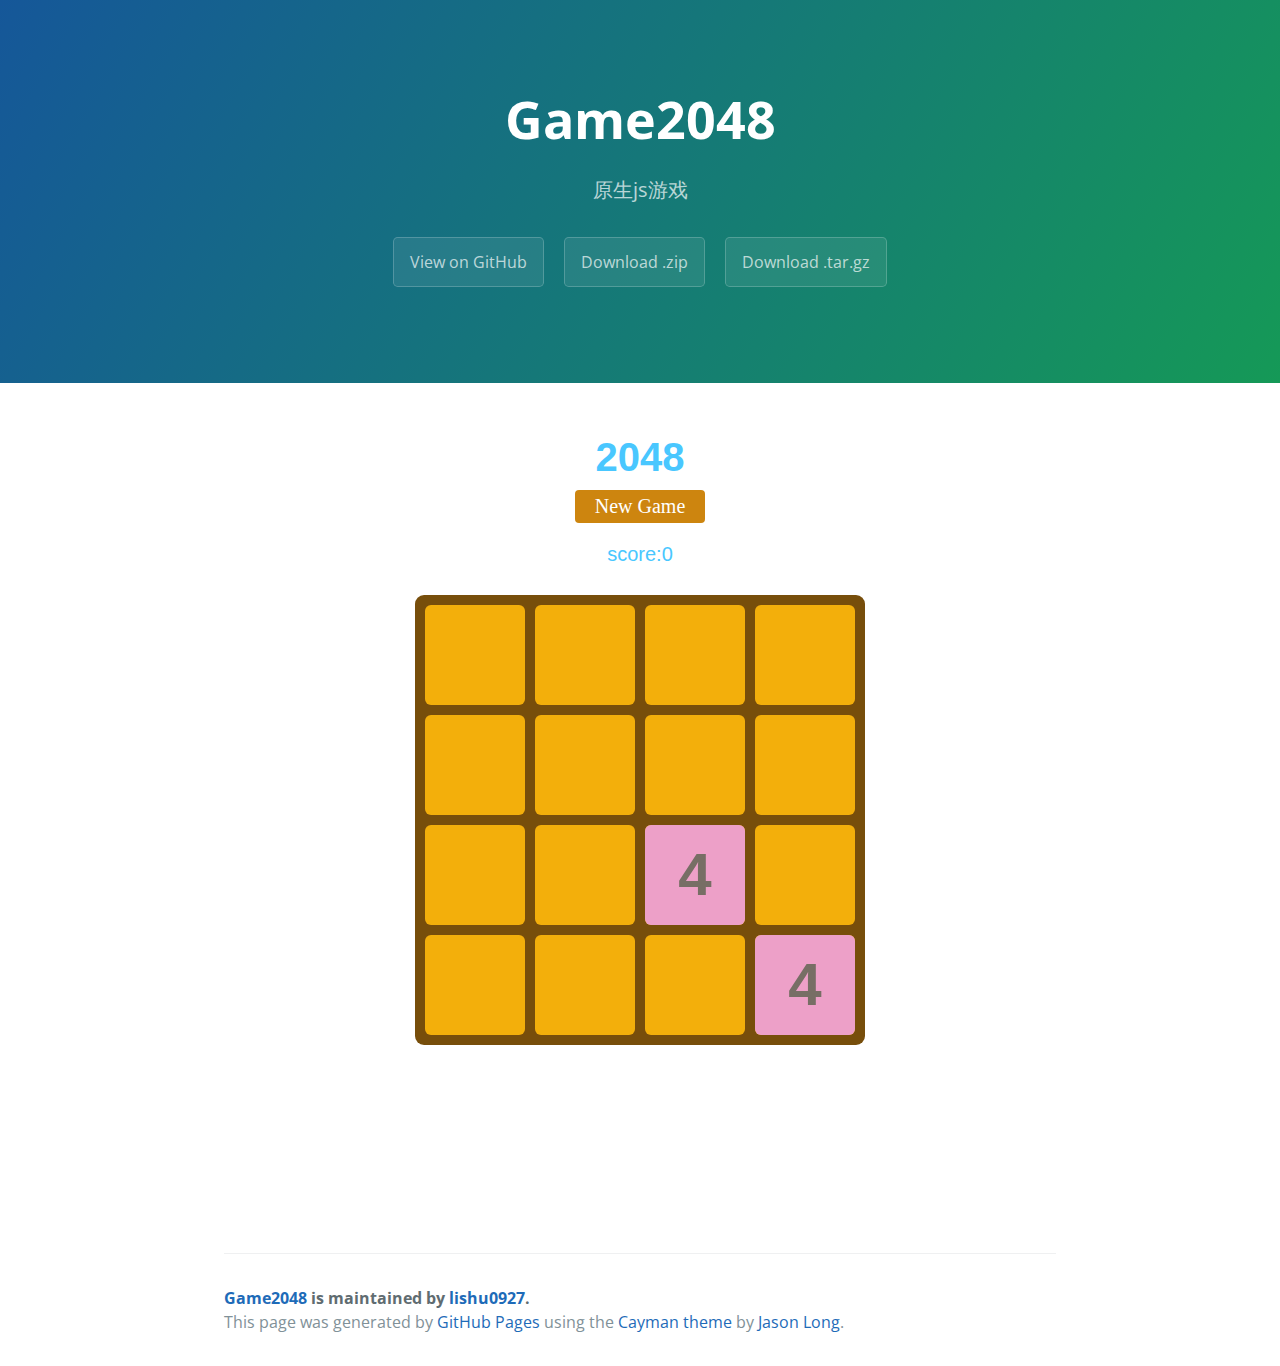
<file: index.html>
<!DOCTYPE html>
<html lang="en-us">
  <head>
    <meta charset="UTF-8">
    <title>Game2048 by lishu0927</title>
    <meta name="viewport" content="width=device-width, initial-scale=1">
    <link rel="stylesheet" type="text/css" href="stylesheets/normalize.css" media="screen">
    <link href='https://fonts.googleapis.com/css?family=Open+Sans:400,700' rel='stylesheet' type='text/css'>
    <link rel="stylesheet" type="text/css" href="stylesheets/stylesheet.css" media="screen">
    <link rel="stylesheet" type="text/css" href="stylesheets/github-light.css" media="screen">
  </head>
  <body>
    <section class="page-header">
      <h1 class="project-name">Game2048</h1>
      <h2 class="project-tagline">原生js游戏</h2>
      <a href="https://github.com/lishu0927/game2048" class="btn">View on GitHub</a>
      <a href="https://github.com/lishu0927/game2048/zipball/master" class="btn">Download .zip</a>
      <a href="https://github.com/lishu0927/game2048/tarball/master" class="btn">Download .tar.gz</a>
    </section>

    <section class="main-content">
      <iframe src="2048.html" width="100%" height="800px" frameborder="0" scrolling="no"></iframe>
      <footer class="site-footer">
        <span class="site-footer-owner"><a href="https://github.com/lishu0927/game2048">Game2048</a> is maintained by <a href="https://github.com/lishu0927">lishu0927</a>.</span>

        <span class="site-footer-credits">This page was generated by <a href="https://pages.github.com">GitHub Pages</a> using the <a href="https://github.com/jasonlong/cayman-theme">Cayman theme</a> by <a href="https://twitter.com/jasonlong">Jason Long</a>.</span>
      </footer>

    </section>

  
  </body>
</html>
</file>
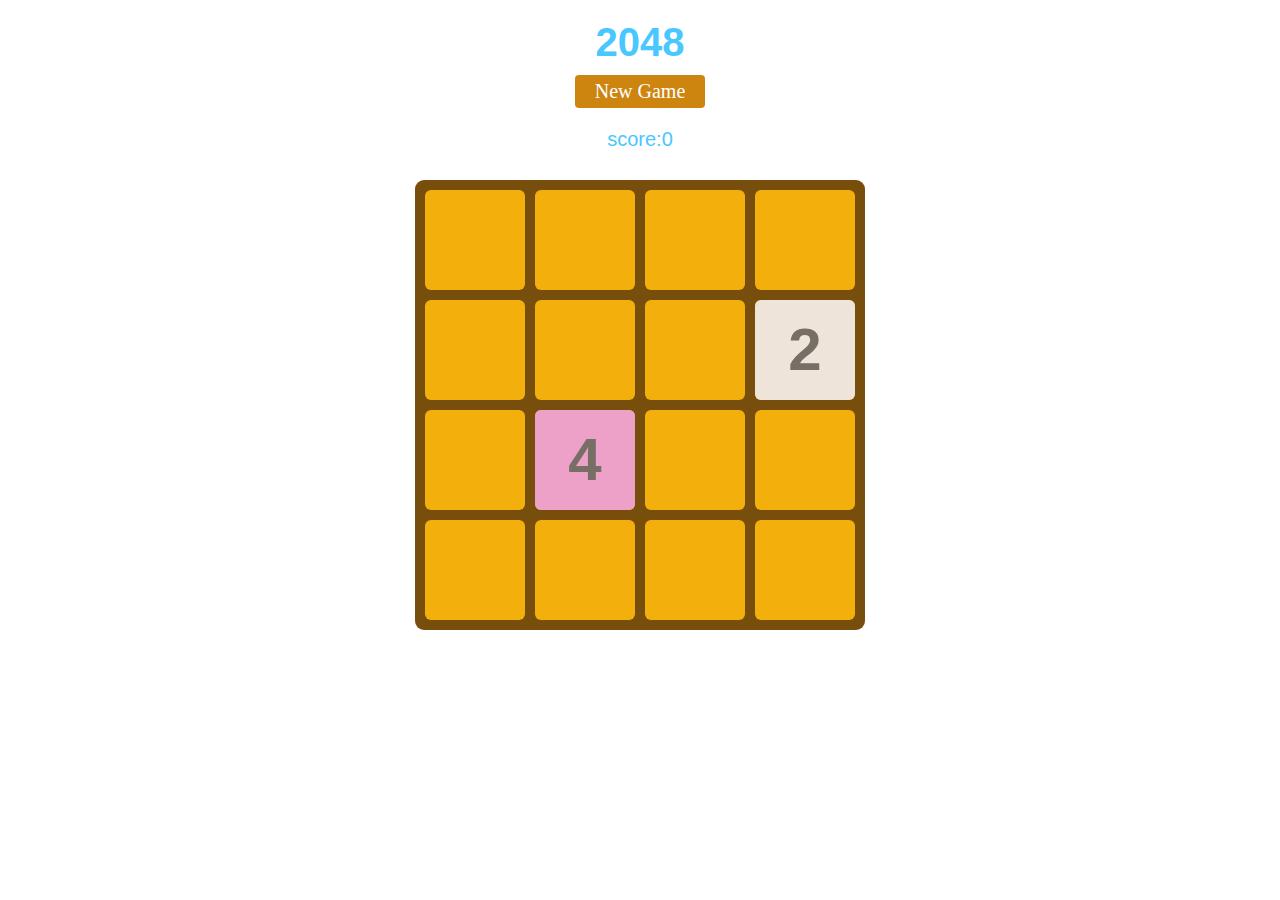
<file: 2048.html>
<!DOCTYPE html>
<html lang="en">
<head>
    <meta charset="UTF-8">
    <title>Title</title>
    <meta name="viewport" content="width=device-width,initial-scale=1.0 user-scalable=no">
    <link rel="stylesheet" href="css/2048.css">
    <script src="js/jquery-1.11.3.min.js"></script>
    <script src="js/main2048.js"></script>
    <script src="js/show2048.js"></script>
    <script src="js/surport2048.js"></script>
</head>
<body>
<header>
    <h1>2048</h1>
    <a href="javascript:newgame();" id="newGameButton">New Game</a>
    <p>score:<span id="score">0</span></p>
</header>
<div id="grid-container">
    <div class="grid-cell" id="grid-cell-0-0"></div>
    <div class="grid-cell" id="grid-cell-0-1"></div>
    <div class="grid-cell" id="grid-cell-0-2"></div>
    <div class="grid-cell" id="grid-cell-0-3"></div>

    <div class="grid-cell" id="grid-cell-1-0"></div>
    <div class="grid-cell" id="grid-cell-1-1"></div>
    <div class="grid-cell" id="grid-cell-1-2"></div>
    <div class="grid-cell" id="grid-cell-1-3"></div>

    <div class="grid-cell" id="grid-cell-2-0"></div>
    <div class="grid-cell" id="grid-cell-2-1"></div>
    <div class="grid-cell" id="grid-cell-2-2"></div>
    <div class="grid-cell" id="grid-cell-2-3"></div>

    <div class="grid-cell" id="grid-cell-3-0"></div>
    <div class="grid-cell" id="grid-cell-3-1"></div>
    <div class="grid-cell" id="grid-cell-3-2"></div>
    <div class="grid-cell" id="grid-cell-3-3"></div>
</div>

</body>
<script>
    var gridcontainerpad=document.getElementById('grid-container');
    console.log(gridcontainerpad);
//    gridcontainerpad.addEventListener('click',function(){
//        alert(lishu);
//    })
    gridcontainerpad.addEventListener('touchstart' , function(event){
        startx=event.touches[0].pageX;
        starty=event.touches[0].pageY;
    })
    gridcontainerpad.addEventListener('touchmove' , function(event) {
        event.preventDefault();//解除某些Android版本的事件响应bug

    })
    //console.log(document);
    //console.log(gridcontainerpad);

    gridcontainerpad.addEventListener('touchend' , function(event){
        endx=event.changedTouches[0].pageX;
        endy=event.changedTouches[0].pageY;
        var deltax=endx-startx;
        var deltay=endy-starty;

        if(Math.abs(deltax)<0.1*documentWidth&&Math.abs(deltay)<0.1*documentWidth)
            return;

        if(Math.abs(deltax)>=Math.abs(deltay)){
            if(deltax>0){
                if(moveRight()){
                    setTimeout(generateOneNumber(),210);
                    setTimeout(isGameOver(),300);
                }
            }else{
                if(moveLeft()){
                    setTimeout(generateOneNumber(),210);
                    setTimeout(isGameOver(),300);
                }
            }
        }
        else {
            if(deltay>0){
                if(moveDown()){
                    setTimeout(generateOneNumber(),210);
                    setTimeout(isGameOver(),300);
                }
            }else {
                if(moveUp()){
                    setTimeout(generateOneNumber(),210);
                    setTimeout(isGameOver(),300);
                }
            }
        }
    })


</script>
</html>
</file>
<file: stylesheets/stylesheet.css>
* {
  box-sizing: border-box; }

body {
  padding: 0;
  margin: 0;
  font-family: "Open Sans", "Helvetica Neue", Helvetica, Arial, sans-serif;
  font-size: 16px;
  line-height: 1.5;
  color: #606c71; }

a {
  color: #1e6bb8;
  text-decoration: none; }
  a:hover {
    text-decoration: underline; }

.btn {
  display: inline-block;
  margin-bottom: 1rem;
  color: rgba(255, 255, 255, 0.7);
  background-color: rgba(255, 255, 255, 0.08);
  border-color: rgba(255, 255, 255, 0.2);
  border-style: solid;
  border-width: 1px;
  border-radius: 0.3rem;
  transition: color 0.2s, background-color 0.2s, border-color 0.2s; }
  .btn + .btn {
    margin-left: 1rem; }

.btn:hover {
  color: rgba(255, 255, 255, 0.8);
  text-decoration: none;
  background-color: rgba(255, 255, 255, 0.2);
  border-color: rgba(255, 255, 255, 0.3); }

@media screen and (min-width: 64em) {
  .btn {
    padding: 0.75rem 1rem; } }

@media screen and (min-width: 42em) and (max-width: 64em) {
  .btn {
    padding: 0.6rem 0.9rem;
    font-size: 0.9rem; } }

@media screen and (max-width: 42em) {
  .btn {
    display: block;
    width: 100%;
    padding: 0.75rem;
    font-size: 0.9rem; }
    .btn + .btn {
      margin-top: 1rem;
      margin-left: 0; } }

.page-header {
  color: #fff;
  text-align: center;
  background-color: #159957;
  background-image: linear-gradient(120deg, #155799, #159957); }

@media screen and (min-width: 64em) {
  .page-header {
    padding: 5rem 6rem; } }

@media screen and (min-width: 42em) and (max-width: 64em) {
  .page-header {
    padding: 3rem 4rem; } }

@media screen and (max-width: 42em) {
  .page-header {
    padding: 2rem 1rem; } }

.project-name {
  margin-top: 0;
  margin-bottom: 0.1rem; }

@media screen and (min-width: 64em) {
  .project-name {
    font-size: 3.25rem; } }

@media screen and (min-width: 42em) and (max-width: 64em) {
  .project-name {
    font-size: 2.25rem; } }

@media screen and (max-width: 42em) {
  .project-name {
    font-size: 1.75rem; } }

.project-tagline {
  margin-bottom: 2rem;
  font-weight: normal;
  opacity: 0.7; }

@media screen and (min-width: 64em) {
  .project-tagline {
    font-size: 1.25rem; } }

@media screen and (min-width: 42em) and (max-width: 64em) {
  .project-tagline {
    font-size: 1.15rem; } }

@media screen and (max-width: 42em) {
  .project-tagline {
    font-size: 1rem; } }

.main-content :first-child {
  margin-top: 0; }
.main-content img {
  max-width: 100%; }
.main-content h1, .main-content h2, .main-content h3, .main-content h4, .main-content h5, .main-content h6 {
  margin-top: 2rem;
  margin-bottom: 1rem;
  font-weight: normal;
  color: #159957; }
.main-content p {
  margin-bottom: 1em; }
.main-content code {
  padding: 2px 4px;
  font-family: Consolas, "Liberation Mono", Menlo, Courier, monospace;
  font-size: 0.9rem;
  color: #383e41;
  background-color: #f3f6fa;
  border-radius: 0.3rem; }
.main-content pre {
  padding: 0.8rem;
  margin-top: 0;
  margin-bottom: 1rem;
  font: 1rem Consolas, "Liberation Mono", Menlo, Courier, monospace;
  color: #567482;
  word-wrap: normal;
  background-color: #f3f6fa;
  border: solid 1px #dce6f0;
  border-radius: 0.3rem; }
  .main-content pre > code {
    padding: 0;
    margin: 0;
    font-size: 0.9rem;
    color: #567482;
    word-break: normal;
    white-space: pre;
    background: transparent;
    border: 0; }
.main-content .highlight {
  margin-bottom: 1rem; }
  .main-content .highlight pre {
    margin-bottom: 0;
    word-break: normal; }
.main-content .highlight pre, .main-content pre {
  padding: 0.8rem;
  overflow: auto;
  font-size: 0.9rem;
  line-height: 1.45;
  border-radius: 0.3rem; }
.main-content pre code, .main-content pre tt {
  display: inline;
  max-width: initial;
  padding: 0;
  margin: 0;
  overflow: initial;
  line-height: inherit;
  word-wrap: normal;
  background-color: transparent;
  border: 0; }
  .main-content pre code:before, .main-content pre code:after, .main-content pre tt:before, .main-content pre tt:after {
    content: normal; }
.main-content ul, .main-content ol {
  margin-top: 0; }
.main-content blockquote {
  padding: 0 1rem;
  margin-left: 0;
  color: #819198;
  border-left: 0.3rem solid #dce6f0; }
  .main-content blockquote > :first-child {
    margin-top: 0; }
  .main-content blockquote > :last-child {
    margin-bottom: 0; }
.main-content table {
  display: block;
  width: 100%;
  overflow: auto;
  word-break: normal;
  word-break: keep-all; }
  .main-content table th {
    font-weight: bold; }
  .main-content table th, .main-content table td {
    padding: 0.5rem 1rem;
    border: 1px solid #e9ebec; }
.main-content dl {
  padding: 0; }
  .main-content dl dt {
    padding: 0;
    margin-top: 1rem;
    font-size: 1rem;
    font-weight: bold; }
  .main-content dl dd {
    padding: 0;
    margin-bottom: 1rem; }
.main-content hr {
  height: 2px;
  padding: 0;
  margin: 1rem 0;
  background-color: #eff0f1;
  border: 0; }

@media screen and (min-width: 64em) {
  .main-content {
    max-width: 64rem;
    padding: 2rem 6rem;
    margin: 0 auto;
    font-size: 1.1rem; } }

@media screen and (min-width: 42em) and (max-width: 64em) {
  .main-content {
    padding: 2rem 4rem;
    font-size: 1.1rem; } }

@media screen and (max-width: 42em) {
  .main-content {
    padding: 2rem 1rem;
    font-size: 1rem; } }

.site-footer {
  padding-top: 2rem;
  margin-top: 2rem;
  border-top: solid 1px #eff0f1; }

.site-footer-owner {
  display: block;
  font-weight: bold; }

.site-footer-credits {
  color: #819198; }

@media screen and (min-width: 64em) {
  .site-footer {
    font-size: 1rem; } }

@media screen and (min-width: 42em) and (max-width: 64em) {
  .site-footer {
    font-size: 1rem; } }

@media screen and (max-width: 42em) {
  .site-footer {
    font-size: 0.9rem; } }
</file>
<file: stylesheets/github-light.css>
/*
The MIT License (MIT)

Copyright (c) 2015 GitHub, Inc.

Permission is hereby granted, free of charge, to any person obtaining a copy
of this software and associated documentation files (the "Software"), to deal
in the Software without restriction, including without limitation the rights
to use, copy, modify, merge, publish, distribute, sublicense, and/or sell
copies of the Software, and to permit persons to whom the Software is
furnished to do so, subject to the following conditions:

The above copyright notice and this permission notice shall be included in all
copies or substantial portions of the Software.

THE SOFTWARE IS PROVIDED "AS IS", WITHOUT WARRANTY OF ANY KIND, EXPRESS OR
IMPLIED, INCLUDING BUT NOT LIMITED TO THE WARRANTIES OF MERCHANTABILITY,
FITNESS FOR A PARTICULAR PURPOSE AND NONINFRINGEMENT. IN NO EVENT SHALL THE
AUTHORS OR COPYRIGHT HOLDERS BE LIABLE FOR ANY CLAIM, DAMAGES OR OTHER
LIABILITY, WHETHER IN AN ACTION OF CONTRACT, TORT OR OTHERWISE, ARISING FROM,
OUT OF OR IN CONNECTION WITH THE SOFTWARE OR THE USE OR OTHER DEALINGS IN THE
SOFTWARE.

*/

.pl-c /* comment */ {
  color: #969896;
}

.pl-c1      /* constant, markup.raw, meta.diff.header, meta.module-reference, meta.property-name, support, support.constant, support.variable, variable.other.constant */,
.pl-s .pl-v /* string variable */ {
  color: #0086b3;
}

.pl-e  /* entity */,
.pl-en /* entity.name */ {
  color: #795da3;
}

.pl-s .pl-s1 /* string source */,
.pl-smi      /* storage.modifier.import, storage.modifier.package, storage.type.java, variable.other, variable.parameter.function */ {
  color: #333;
}

.pl-ent /* entity.name.tag */ {
  color: #63a35c;
}

.pl-k /* keyword, storage, storage.type */ {
  color: #a71d5d;
}

.pl-pds              /* punctuation.definition.string, string.regexp.character-class */,
.pl-s                /* string */,
.pl-s .pl-pse .pl-s1 /* string punctuation.section.embedded source */,
.pl-sr               /* string.regexp */,
.pl-sr .pl-cce       /* string.regexp constant.character.escape */,
.pl-sr .pl-sra       /* string.regexp string.regexp.arbitrary-repitition */,
.pl-sr .pl-sre       /* string.regexp source.ruby.embedded */ {
  color: #183691;
}

.pl-v /* variable */ {
  color: #ed6a43;
}

.pl-id /* invalid.deprecated */ {
  color: #b52a1d;
}

.pl-ii /* invalid.illegal */ {
  background-color: #b52a1d;
  color: #f8f8f8;
}

.pl-sr .pl-cce /* string.regexp constant.character.escape */ {
  color: #63a35c;
  font-weight: bold;
}

.pl-ml /* markup.list */ {
  color: #693a17;
}

.pl-mh        /* markup.heading */,
.pl-mh .pl-en /* markup.heading entity.name */,
.pl-ms        /* meta.separator */ {
  color: #1d3e81;
  font-weight: bold;
}

.pl-mq /* markup.quote */ {
  color: #008080;
}

.pl-mi /* markup.italic */ {
  color: #333;
  font-style: italic;
}

.pl-mb /* markup.bold */ {
  color: #333;
  font-weight: bold;
}

.pl-md /* markup.deleted, meta.diff.header.from-file */ {
  background-color: #ffecec;
  color: #bd2c00;
}

.pl-mi1 /* markup.inserted, meta.diff.header.to-file */ {
  background-color: #eaffea;
  color: #55a532;
}

.pl-mdr /* meta.diff.range */ {
  color: #795da3;
  font-weight: bold;
}

.pl-mo /* meta.output */ {
  color: #1d3e81;
}
</file>
<file: css/2048.css>
*{
    padding: 0;
    margin: 0;
}
body{
    /*overflow: hidden;*/
}
header{
    display: block;
    margin: 20px auto;
    width:100%;
    text-align: center;
    color:#49c7ff;
}
header h1{
    font-family: Arial;
    font-size: 40px;
    font-weight: bold;
}
header #newGameButton{
    display:inline-block;
    margin: 10px auto;
    padding: 5px 20px;
    background-color: #cd850f;
    text-decoration: none;
    color: #ffffff;
    font-size: 20px;
    border-radius: 4px;
}
header #newGameButton:hover{
    background-color:rgba(221, 146, 15, 0.74) ;
}
header #newGameButton:active{
    background-color:rgba(221, 146, 15, 0.54) ;
}
header p{
    font-family: Arial;
    font-size: 20px;
    margin: 10px auto;
}
#grid-container{
    width:500px;
    height: 500px;
    padding: 10px;
    margin: 20px auto;
    background-color: #774e0b;
    border-radius: 10px;
    position: relative;
    overflow: hidden;
}
.grid-cell{
    width: 100px;
    height: 100px;
    border-radius: 5px;
    background-color: #f3af0b;
    position: absolute;
}
.number-cell{
    font-family: Arial;
    border-radius: 5px;
    font-weight: bold;
    /*font-size: 48px;*/
    text-align: center;
    line-height: 80px;
    position: absolute;
}
</file>
